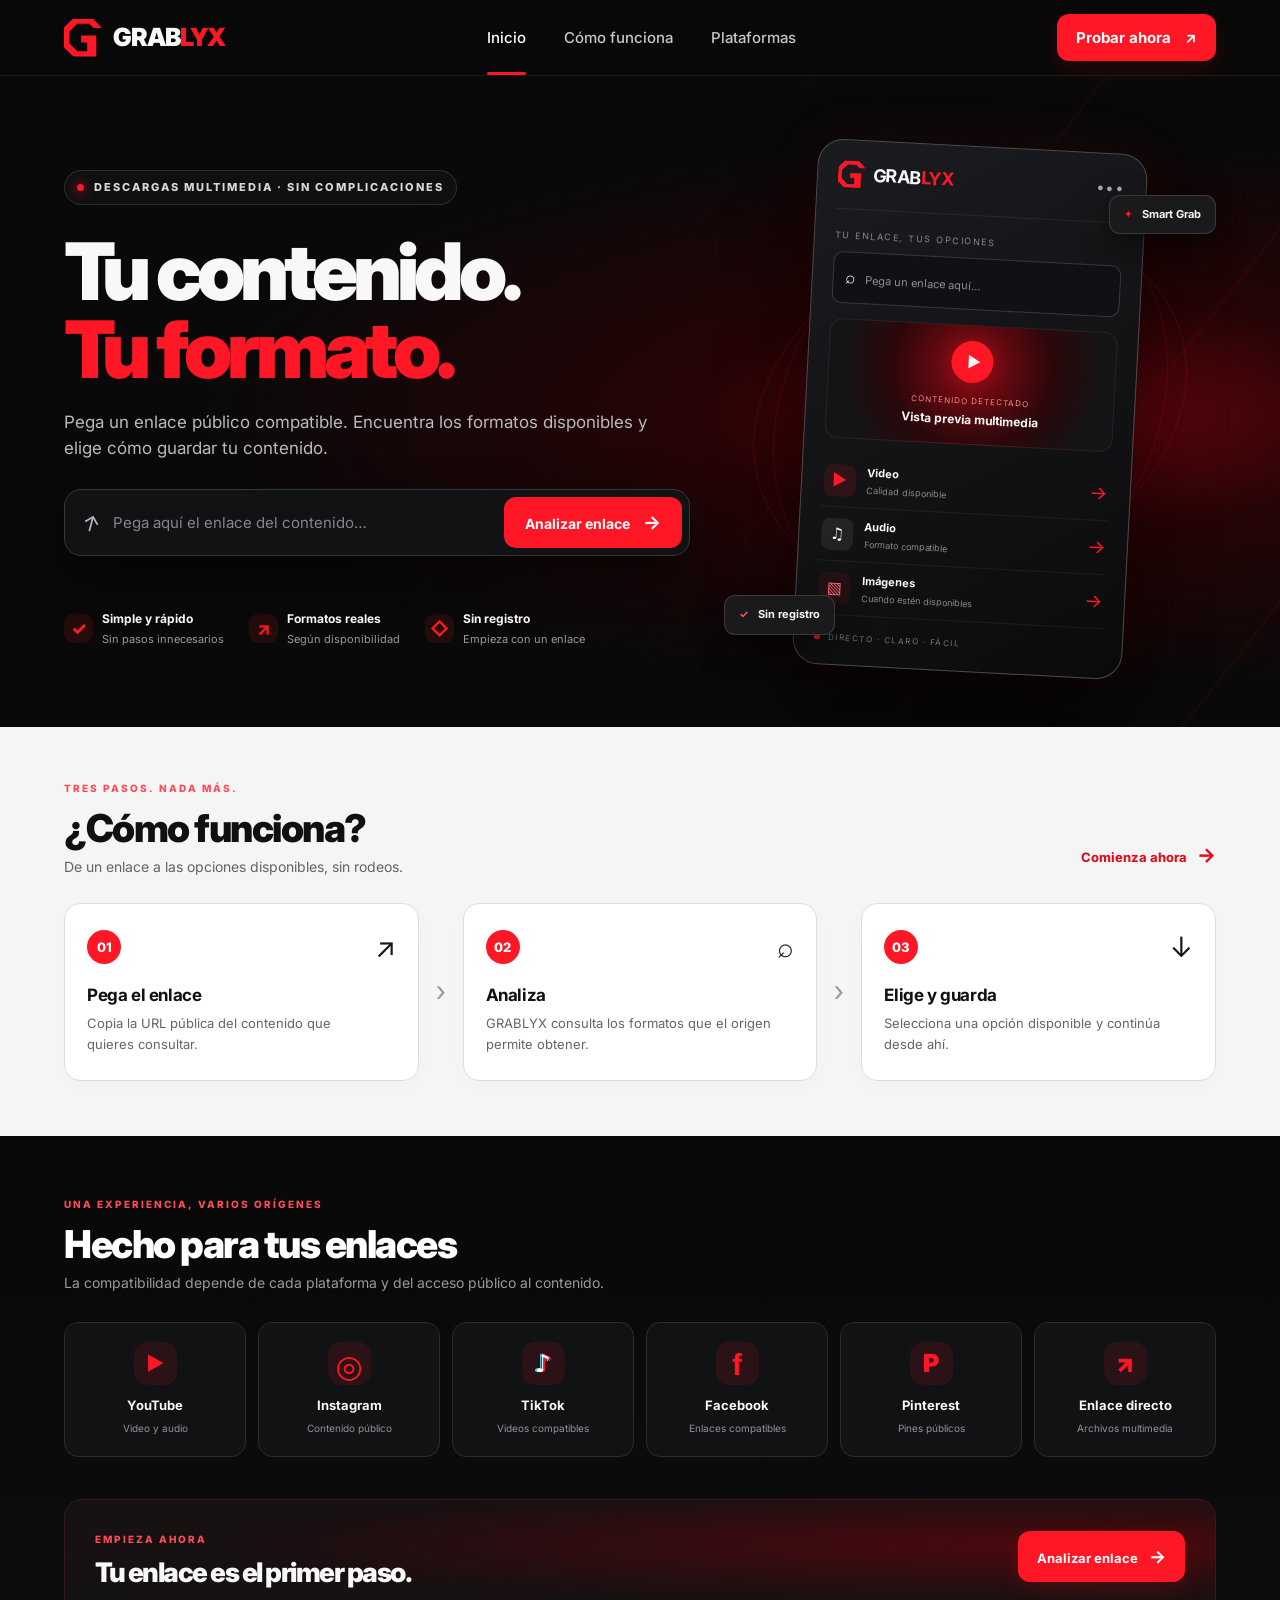
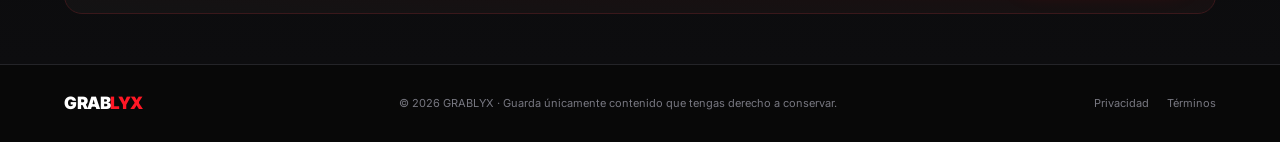
<file: index.html>
<!doctype html>
<html lang="es">
<head>
<meta charset="utf-8"><meta name="viewport" content="width=device-width,initial-scale=1"><meta name="theme-color" content="#080808">
<title>GRABLYX — Descargas multimedia simples y rápidas</title><meta name="description" content="Pega un enlace público compatible y consulta los formatos multimedia disponibles con GRABLYX.">
<link rel="preconnect" href="https://fonts.googleapis.com"><link rel="preconnect" href="https://fonts.gstatic.com" crossorigin><link href="https://fonts.googleapis.com/css2?family=Inter:wght@400;500;600;700;800;900&display=swap" rel="stylesheet"><link rel="stylesheet" href="styles.css?v=20261011-red">
</head><body>
<header class="site-header"><a class="brand" href="#inicio"><span class="brand-mark">G</span><span>GRAB<span class="brand-red">LYX</span></span></a><nav aria-label="Navegación"><a class="active" href="#inicio">Inicio</a><a href="#como">Cómo funciona</a><a href="#plataformas">Plataformas</a></nav><a class="header-cta" href="#descargar">Probar ahora <span>↗</span></a></header>
<main><section class="hero" id="inicio"><div class="hero-copy"><div class="eyebrow"><span class="live-dot"></span> DESCARGAS MULTIMEDIA · SIN COMPLICACIONES</div><h1>Tu contenido.<br><span>Tu formato.</span></h1><p class="lead">Pega un enlace público compatible. Encuentra los formatos disponibles y elige cómo guardar tu contenido.</p>
<form id="grab" class="grab-form"><div class="input-wrap"><span class="link-icon" aria-hidden="true">↗</span><input id="url" type="url" placeholder="Pega aquí el enlace del contenido…" aria-label="Enlace del contenido" required></div><button type="submit">Analizar enlace <span>→</span></button></form><p id="status" class="status" aria-live="polite"></p><section id="result" class="result" hidden aria-live="polite"></section>
<div class="trust-row"><div><span class="trust-icon">✓</span><span><b>Simple y rápido</b><small>Sin pasos innecesarios</small></span></div><div><span class="trust-icon">↗</span><span><b>Formatos reales</b><small>Según disponibilidad</small></span></div><div><span class="trust-icon">◇</span><span><b>Sin registro</b><small>Empieza con un enlace</small></span></div></div></div>
<div class="hero-visual" aria-label="Vista previa de GRABLYX"><div class="visual-orbit orbit-one"></div><div class="visual-orbit orbit-two"></div><div class="app-card"><div class="app-top"><span class="mini-mark">G</span><b>GRAB<span>LYX</span></b><span class="menu-dots">•••</span></div><div class="app-caption">TU ENLACE, TUS OPCIONES</div><div class="mock-input"><span>⌕</span> Pega un enlace aquí…</div><div class="media-preview"><div class="play-symbol">▶</div><div><small>CONTENIDO DETECTADO</small><b>Vista previa multimedia</b></div></div><div class="format-row"><span class="format-icon">▶</span><span><b>Video</b><small>Calidad disponible</small></span><span class="format-arrow">→</span></div><div class="format-row"><span class="format-icon audio">♫</span><span><b>Audio</b><small>Formato compatible</small></span><span class="format-arrow">→</span></div><div class="format-row"><span class="format-icon image">▧</span><span><b>Imágenes</b><small>Cuando estén disponibles</small></span><span class="format-arrow">→</span></div><div class="app-foot"><span></span> DIRECTO · CLARO · FÁCIL</div></div><div class="floating-tag tag-top"><span>✦</span> Smart Grab</div><div class="floating-tag tag-bottom"><span class="red-check">✓</span> Sin registro</div></div></section>
<section class="how-section" id="como"><div class="section-heading"><div><span class="section-kicker">TRES PASOS. NADA MÁS.</span><h2>¿Cómo funciona?</h2><p>De un enlace a las opciones disponibles, sin rodeos.</p></div><a class="text-link" href="#descargar">Comienza ahora <span>→</span></a></div><div class="steps"><article class="step-card"><div class="step-head"><span class="step-number">01</span><span class="step-icon">↗</span></div><h3>Pega el enlace</h3><p>Copia la URL pública del contenido que quieres consultar.</p></article><span class="step-chevron">›</span><article class="step-card"><div class="step-head"><span class="step-number">02</span><span class="step-icon">⌕</span></div><h3>Analiza</h3><p>GRABLYX consulta los formatos que el origen permite obtener.</p></article><span class="step-chevron">›</span><article class="step-card"><div class="step-head"><span class="step-number">03</span><span class="step-icon">↓</span></div><h3>Elige y guarda</h3><p>Selecciona una opción disponible y continúa desde ahí.</p></article></div></section>
<section class="platform-section" id="plataformas"><div class="section-heading"><div><span class="section-kicker">UNA EXPERIENCIA, VARIOS ORÍGENES</span><h2>Hecho para tus enlaces</h2><p>La compatibilidad depende de cada plataforma y del acceso público al contenido.</p></div></div><div class="platform-grid"><div class="platform-tile"><span class="platform-logo youtube">▶</span><b>YouTube</b><small>Video y audio</small></div><div class="platform-tile"><span class="platform-logo instagram">◎</span><b>Instagram</b><small>Contenido público</small></div><div class="platform-tile"><span class="platform-logo tiktok">♪</span><b>TikTok</b><small>Videos compatibles</small></div><div class="platform-tile"><span class="platform-logo facebook">f</span><b>Facebook</b><small>Enlaces compatibles</small></div><div class="platform-tile"><span class="platform-logo pinterest">P</span><b>Pinterest</b><small>Pines públicos</small></div><div class="platform-tile"><span class="platform-logo direct">↗</span><b>Enlace directo</b><small>Archivos multimedia</small></div></div><div class="bottom-banner" id="descargar"><div><span class="section-kicker">EMPIEZA AHORA</span><h2>Tu enlace es el primer paso.</h2></div><a href="#inicio" class="banner-button">Analizar enlace <span>→</span></a></div></section></main>
<footer><a class="footer-brand" href="#inicio">GRAB<span>LYX</span></a><p>© 2026 GRABLYX · Guarda únicamente contenido que tengas derecho a conservar.</p><div><a href="privacy.html">Privacidad</a><a href="terms.html">Términos</a></div></footer><script src="app.js?v=20260929-fbfix1"></script></body></html>
</file>
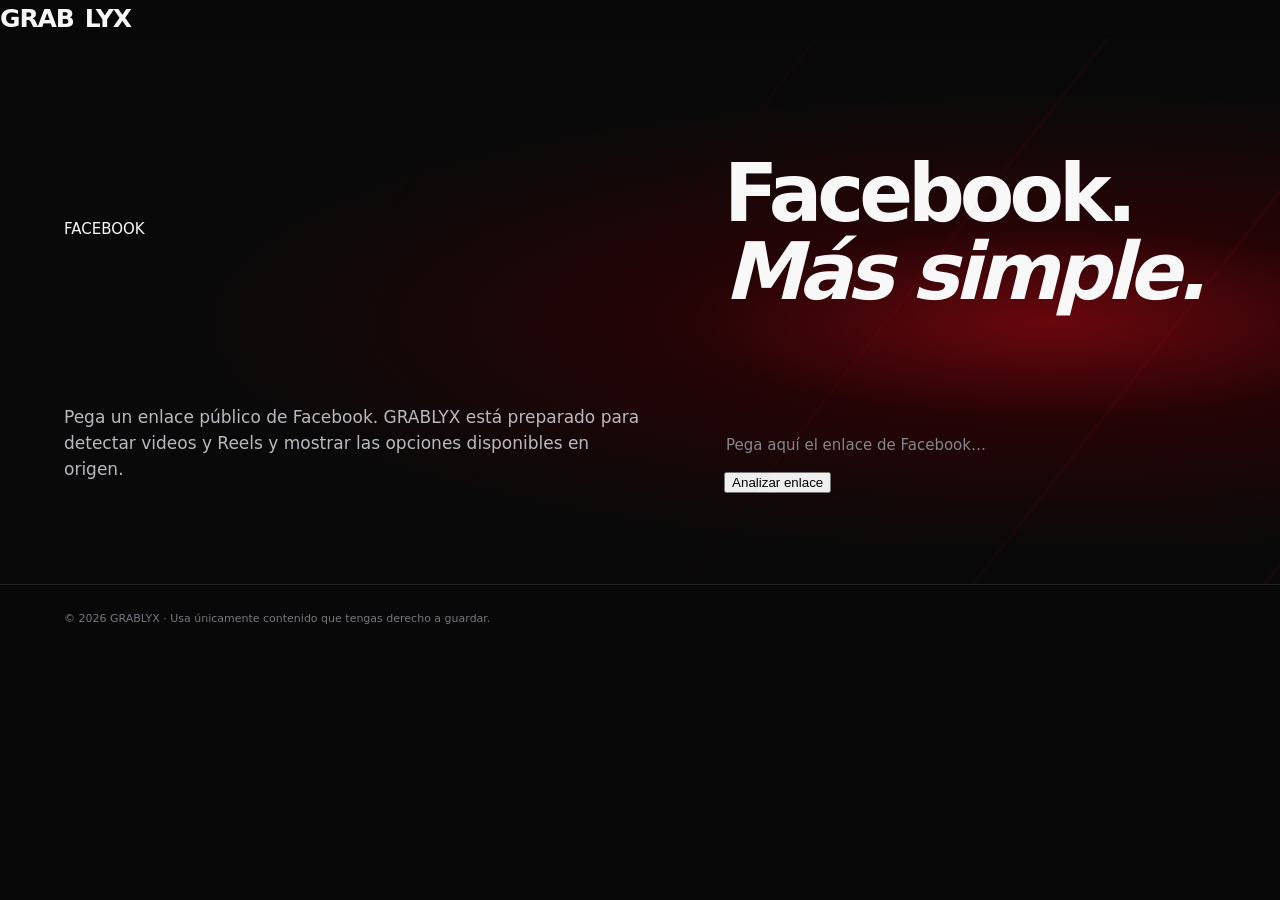
<file: descargar-videos-facebook/index.html>
<!doctype html><html lang="es"><head><meta charset="utf-8"><meta name="viewport" content="width=device-width,initial-scale=1"><title>Descargar videos de Facebook · GRABLYX</title><meta name="description" content="Analiza enlaces públicos de Facebook y consulta las opciones multimedia disponibles con GRABLYX."><link rel="stylesheet" href="../styles.css"></head><body><header><a class="brand" href="/grablyx/">GRAB<span>LYX</span></a></header><main><section class="hero"><div class="badge">FACEBOOK</div><h1>Facebook.<br><em>Más simple.</em></h1><p class="lead">Pega un enlace público de Facebook. GRABLYX está preparado para detectar videos y Reels y mostrar las opciones disponibles en origen.</p><form action="/grablyx/" method="get"><input name="url" type="url" placeholder="Pega aquí el enlace de Facebook…" required><button>Analizar enlace</button></form></section></main><footer>© 2026 GRABLYX · Usa únicamente contenido que tengas derecho a guardar.</footer></body></html>
</file>
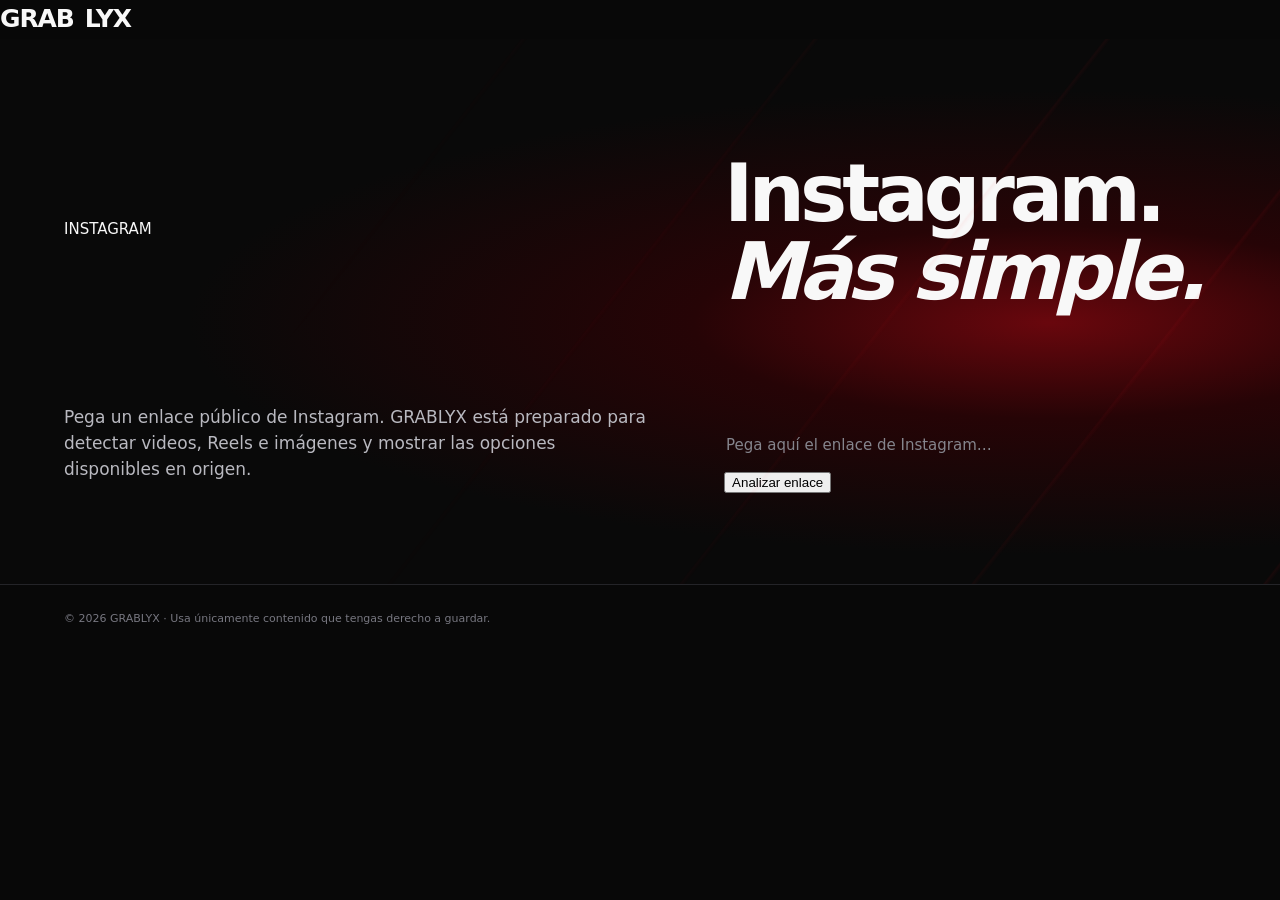
<file: descargar-videos-instagram/index.html>
<!doctype html><html lang="es"><head><meta charset="utf-8"><meta name="viewport" content="width=device-width,initial-scale=1"><title>Descargar videos de Instagram · GRABLYX</title><meta name="description" content="Analiza enlaces públicos de Instagram y consulta las opciones multimedia disponibles con GRABLYX."><link rel="stylesheet" href="../styles.css"></head><body><header><a class="brand" href="/grablyx/">GRAB<span>LYX</span></a></header><main><section class="hero"><div class="badge">INSTAGRAM</div><h1>Instagram.<br><em>Más simple.</em></h1><p class="lead">Pega un enlace público de Instagram. GRABLYX está preparado para detectar videos, Reels e imágenes y mostrar las opciones disponibles en origen.</p><form action="/grablyx/" method="get"><input name="url" type="url" placeholder="Pega aquí el enlace de Instagram…" required><button>Analizar enlace</button></form></section></main><footer>© 2026 GRABLYX · Usa únicamente contenido que tengas derecho a guardar.</footer></body></html>
</file>
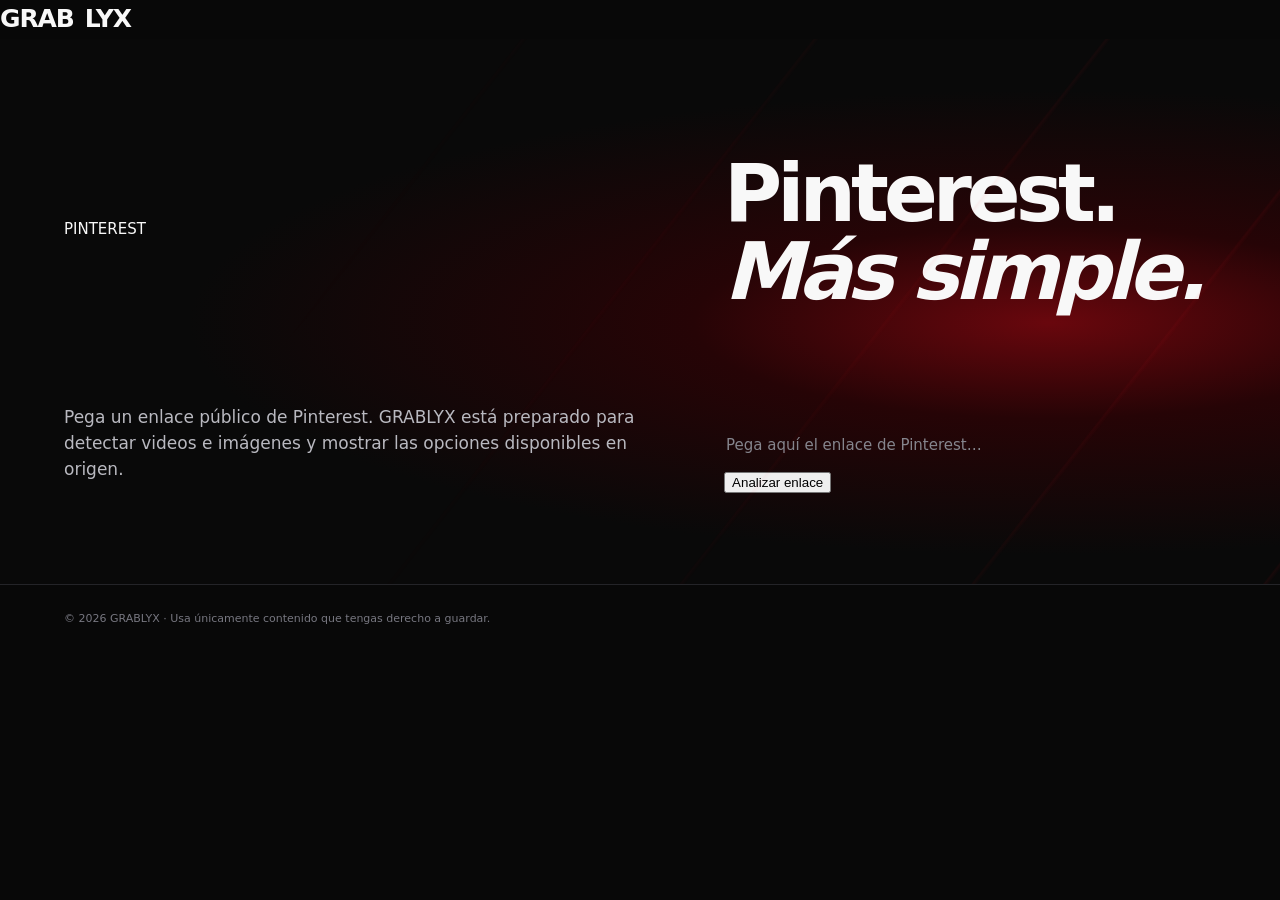
<file: descargar-videos-pinterest/index.html>
<!doctype html><html lang="es"><head><meta charset="utf-8"><meta name="viewport" content="width=device-width,initial-scale=1"><title>Descargar contenido de Pinterest · GRABLYX</title><meta name="description" content="Analiza enlaces públicos de Pinterest y consulta las opciones multimedia disponibles con GRABLYX."><link rel="stylesheet" href="../styles.css"></head><body><header><a class="brand" href="/grablyx/">GRAB<span>LYX</span></a></header><main><section class="hero"><div class="badge">PINTEREST</div><h1>Pinterest.<br><em>Más simple.</em></h1><p class="lead">Pega un enlace público de Pinterest. GRABLYX está preparado para detectar videos e imágenes y mostrar las opciones disponibles en origen.</p><form action="/grablyx/" method="get"><input name="url" type="url" placeholder="Pega aquí el enlace de Pinterest…" required><button>Analizar enlace</button></form></section></main><footer>© 2026 GRABLYX · Usa únicamente contenido que tengas derecho a guardar.</footer></body></html>
</file>
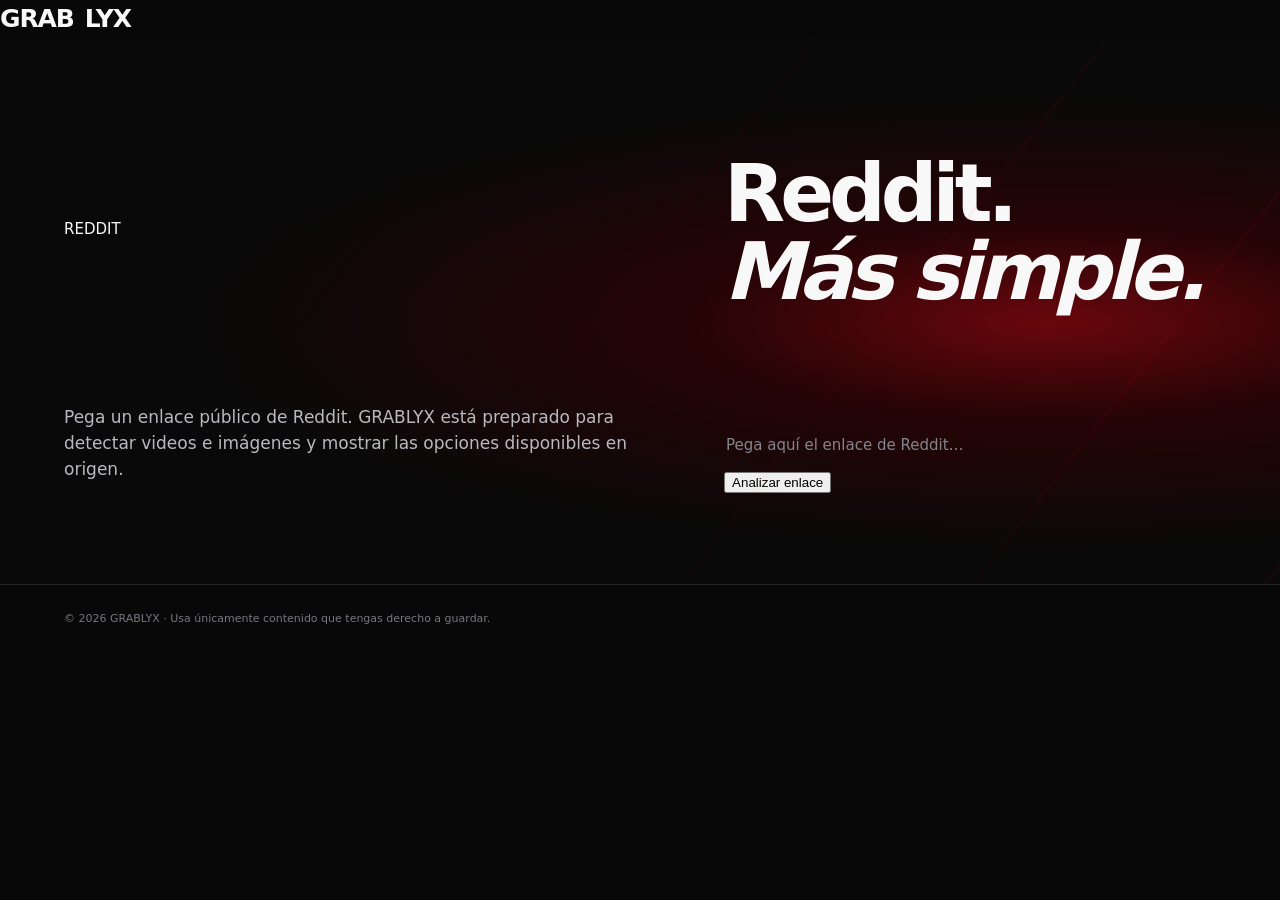
<file: descargar-videos-reddit/index.html>
<!doctype html><html lang="es"><head><meta charset="utf-8"><meta name="viewport" content="width=device-width,initial-scale=1"><title>Descargar contenido de Reddit · GRABLYX</title><meta name="description" content="Analiza enlaces públicos de Reddit y consulta las opciones multimedia disponibles con GRABLYX."><link rel="stylesheet" href="../styles.css"></head><body><header><a class="brand" href="/grablyx/">GRAB<span>LYX</span></a></header><main><section class="hero"><div class="badge">REDDIT</div><h1>Reddit.<br><em>Más simple.</em></h1><p class="lead">Pega un enlace público de Reddit. GRABLYX está preparado para detectar videos e imágenes y mostrar las opciones disponibles en origen.</p><form action="/grablyx/" method="get"><input name="url" type="url" placeholder="Pega aquí el enlace de Reddit…" required><button>Analizar enlace</button></form></section></main><footer>© 2026 GRABLYX · Usa únicamente contenido que tengas derecho a guardar.</footer></body></html>
</file>
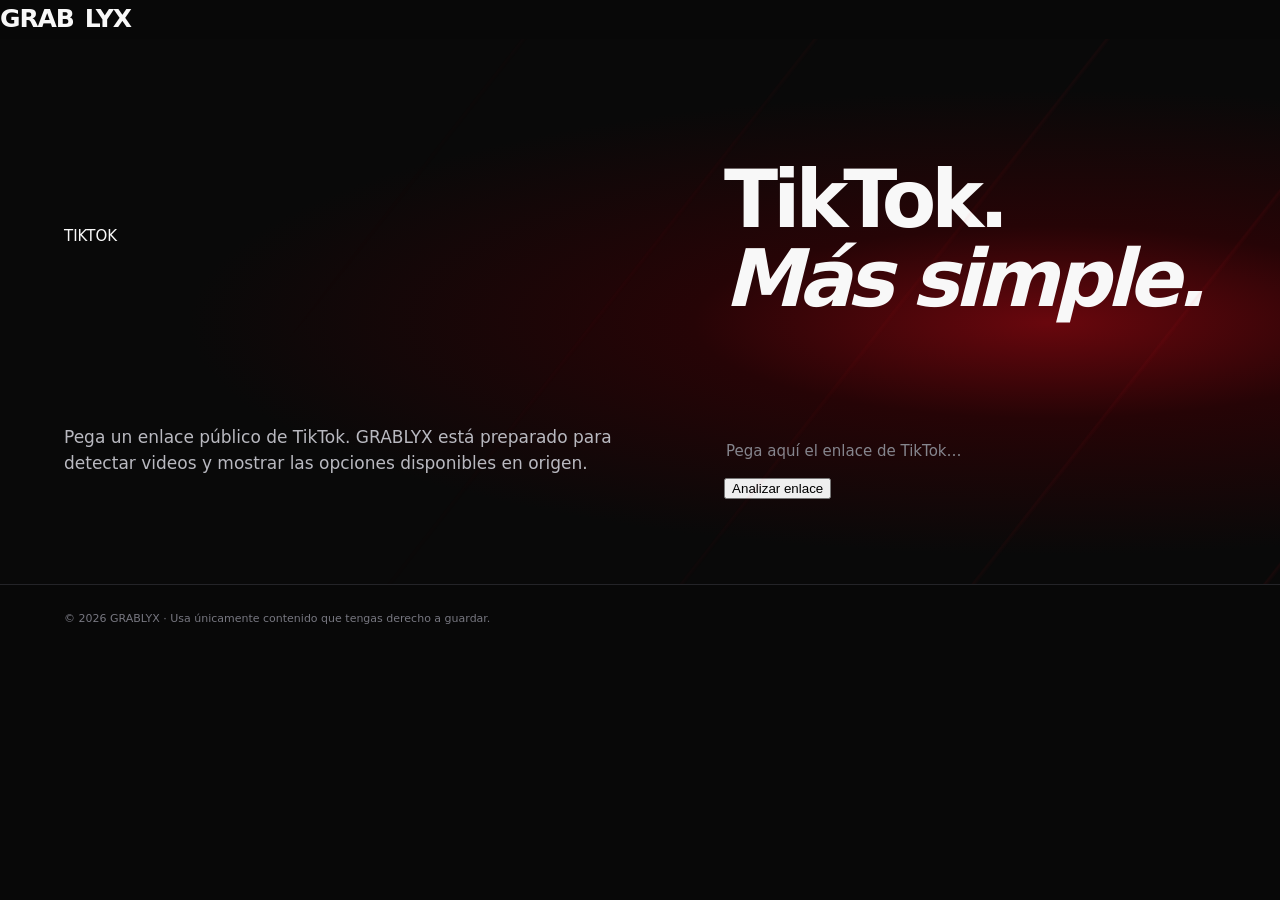
<file: descargar-videos-tiktok/index.html>
<!doctype html><html lang="es"><head><meta charset="utf-8"><meta name="viewport" content="width=device-width,initial-scale=1"><title>Descargar contenido de TikTok · GRABLYX</title><meta name="description" content="Analiza enlaces públicos de TikTok y consulta las opciones multimedia disponibles con GRABLYX."><link rel="stylesheet" href="../styles.css"></head><body><header><a class="brand" href="/grablyx/">GRAB<span>LYX</span></a></header><main><section class="hero"><div class="badge">TIKTOK</div><h1>TikTok.<br><em>Más simple.</em></h1><p class="lead">Pega un enlace público de TikTok. GRABLYX está preparado para detectar videos y mostrar las opciones disponibles en origen.</p><form action="/grablyx/" method="get"><input name="url" type="url" placeholder="Pega aquí el enlace de TikTok…" required><button>Analizar enlace</button></form></section></main><footer>© 2026 GRABLYX · Usa únicamente contenido que tengas derecho a guardar.</footer></body></html>
</file>
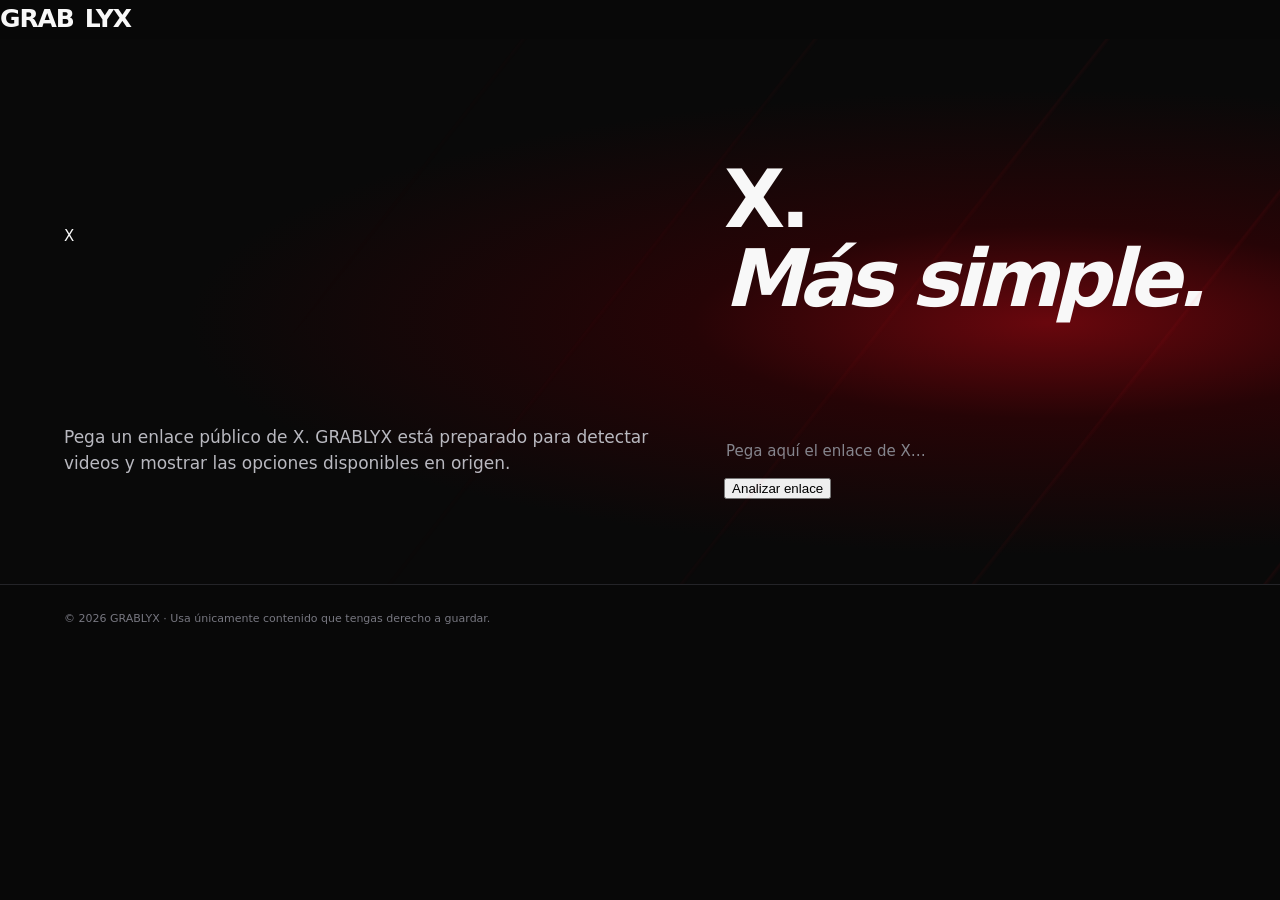
<file: descargar-videos-x/index.html>
<!doctype html><html lang="es"><head><meta charset="utf-8"><meta name="viewport" content="width=device-width,initial-scale=1"><title>Descargar contenido de X · GRABLYX</title><meta name="description" content="Analiza enlaces públicos de X y consulta las opciones multimedia disponibles con GRABLYX."><link rel="stylesheet" href="../styles.css"></head><body><header><a class="brand" href="/grablyx/">GRAB<span>LYX</span></a></header><main><section class="hero"><div class="badge">X</div><h1>X.<br><em>Más simple.</em></h1><p class="lead">Pega un enlace público de X. GRABLYX está preparado para detectar videos y mostrar las opciones disponibles en origen.</p><form action="/grablyx/" method="get"><input name="url" type="url" placeholder="Pega aquí el enlace de X…" required><button>Analizar enlace</button></form></section></main><footer>© 2026 GRABLYX · Usa únicamente contenido que tengas derecho a guardar.</footer></body></html>
</file>
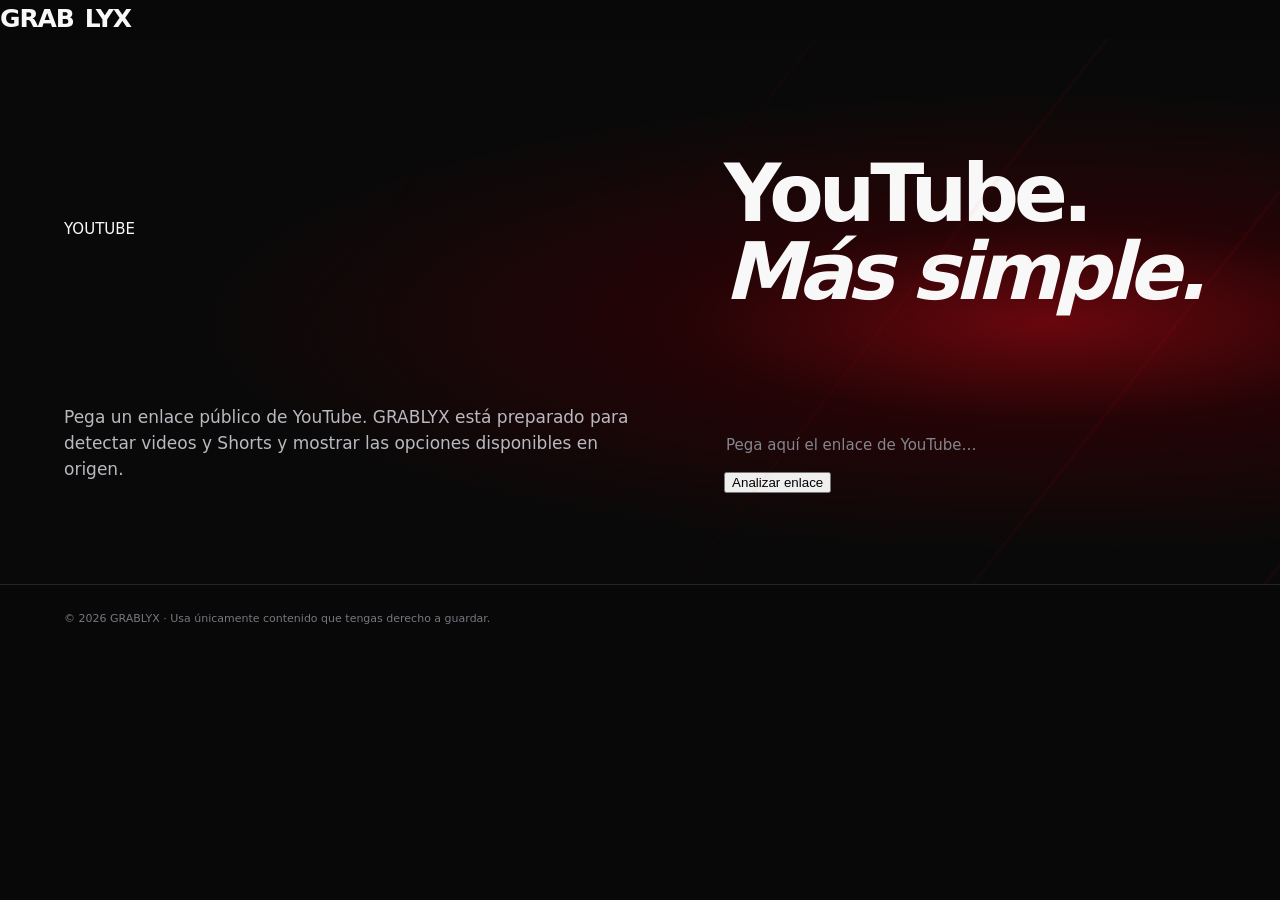
<file: descargar-videos-youtube/index.html>
<!doctype html><html lang="es"><head><meta charset="utf-8"><meta name="viewport" content="width=device-width,initial-scale=1"><title>Descargar videos de YouTube · GRABLYX</title><meta name="description" content="Analiza enlaces públicos de YouTube y consulta las opciones multimedia disponibles con GRABLYX."><link rel="stylesheet" href="../styles.css"></head><body><header><a class="brand" href="/grablyx/">GRAB<span>LYX</span></a></header><main><section class="hero"><div class="badge">YOUTUBE</div><h1>YouTube.<br><em>Más simple.</em></h1><p class="lead">Pega un enlace público de YouTube. GRABLYX está preparado para detectar videos y Shorts y mostrar las opciones disponibles en origen.</p><form action="/grablyx/" method="get"><input name="url" type="url" placeholder="Pega aquí el enlace de YouTube…" required><button>Analizar enlace</button></form></section></main><footer>© 2026 GRABLYX · Usa únicamente contenido que tengas derecho a guardar.</footer></body></html>
</file>
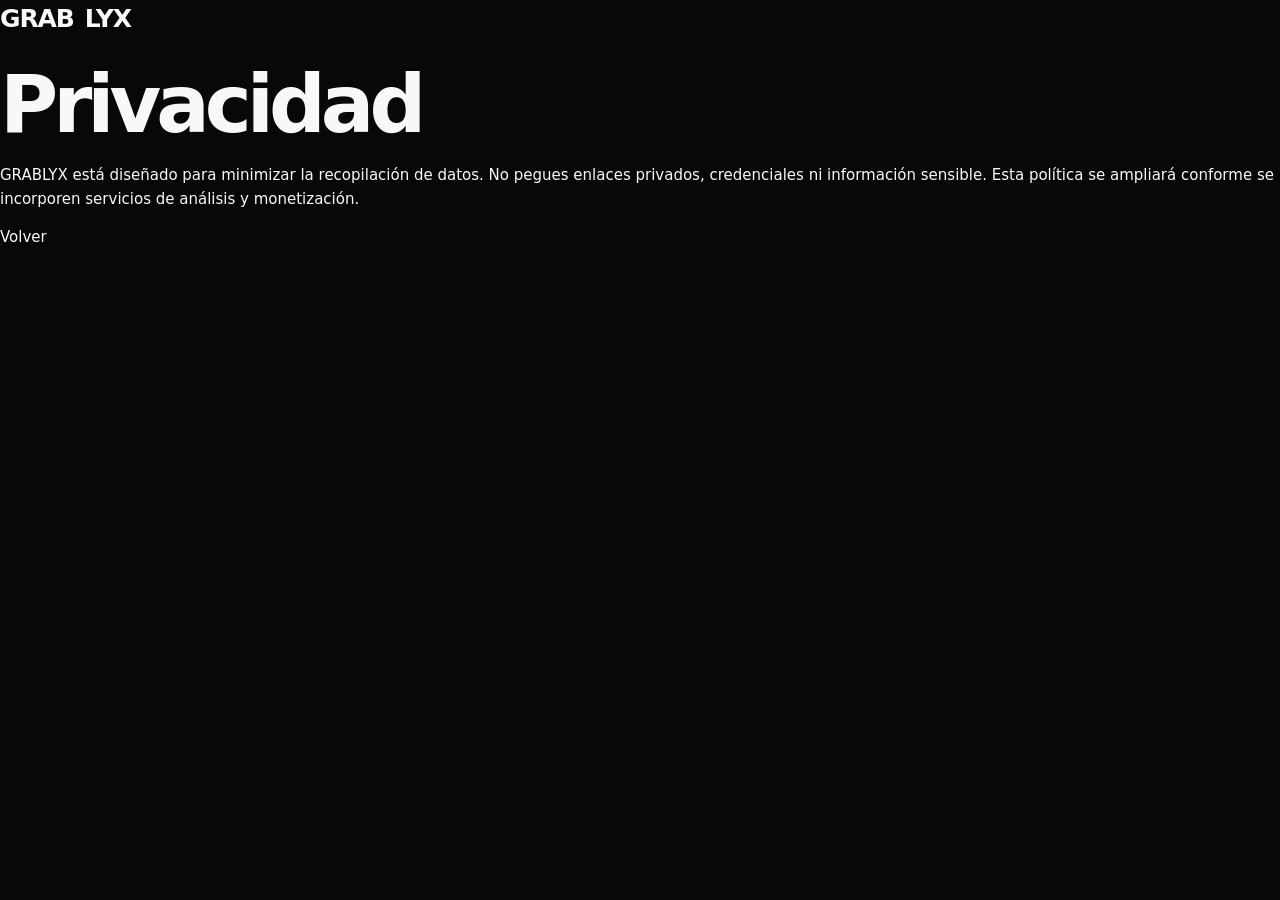
<file: privacy.html>
<!doctype html><html lang="es"><head><meta charset="utf-8"><meta name="viewport" content="width=device-width,initial-scale=1"><title>Privacidad · GRABLYX</title><link rel="stylesheet" href="styles.css"></head><body><header><a class="brand" href="/grablyx/">GRAB<span>LYX</span></a></header><main class="panel"><h1>Privacidad</h1><p>GRABLYX está diseñado para minimizar la recopilación de datos. No pegues enlaces privados, credenciales ni información sensible. Esta política se ampliará conforme se incorporen servicios de análisis y monetización.</p><p><a href="/grablyx/">Volver</a></p></main></body></html>
</file>
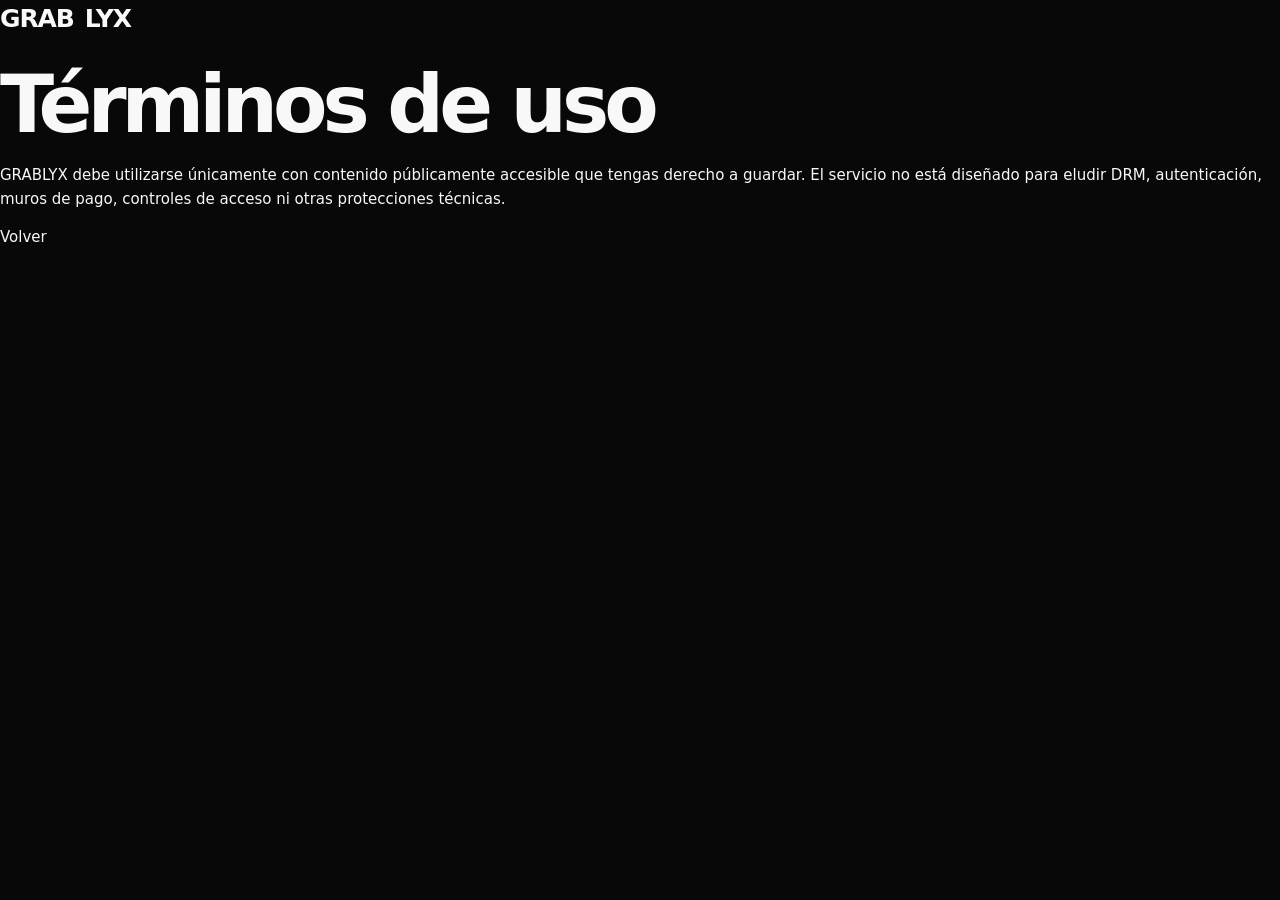
<file: terms.html>
<!doctype html><html lang="es"><head><meta charset="utf-8"><meta name="viewport" content="width=device-width,initial-scale=1"><title>Términos · GRABLYX</title><link rel="stylesheet" href="styles.css"></head><body><header><a class="brand" href="/grablyx/">GRAB<span>LYX</span></a></header><main class="panel"><h1>Términos de uso</h1><p>GRABLYX debe utilizarse únicamente con contenido públicamente accesible que tengas derecho a guardar. El servicio no está diseñado para eludir DRM, autenticación, muros de pago, controles de acceso ni otras protecciones técnicas.</p><p><a href="/grablyx/">Volver</a></p></main></body></html>
</file>
<file: styles.css>
:root{--bg:#080808;--panel:#111214;--text:#f8f8f8;--muted:#a1a1aa;--red:#ff1725;--line:#292a2e}*{box-sizing:border-box}html{scroll-behavior:smooth;scroll-padding-top:90px}body{margin:0;background:var(--bg);color:var(--text);font:15px/1.55 Inter,system-ui,sans-serif}a{color:inherit;text-decoration:none}.site-header{height:76px;max-width:1440px;margin:auto;padding:0 5%;display:flex;align-items:center;justify-content:space-between;border-bottom:1px solid #ffffff13;position:relative;z-index:5;background:#080808}.brand{display:flex;align-items:center;gap:11px;font-size:25px;font-weight:900;letter-spacing:-1.1px}.brand-mark,.mini-mark{display:grid;place-items:center;color:white;background:var(--red);font-weight:900;clip-path:polygon(24% 0,76% 0,100% 25%,78% 25%,66% 14%,35% 14%,14% 35%,14% 65%,35% 86%,61% 86%,61% 63%,45% 63%,45% 45%,85% 45%,85% 100%,25% 100%,0 76%,0 24%);width:38px;height:38px;font-size:0}.brand-red,.footer-brand span{color:var(--red)}nav{display:flex;gap:38px;height:100%;align-items:center}nav a{height:100%;display:flex;align-items:center;color:#c7c7cb;position:relative;font-weight:500}nav a:hover,nav a.active{color:white}nav a.active:after{content:"";position:absolute;height:3px;background:var(--red);bottom:0;left:0;right:0;border-radius:4px}.header-cta,.banner-button{background:var(--red);color:white;padding:12px 19px;border-radius:12px;font-weight:700;box-shadow:0 8px 25px #ff172522;transition:transform .2s,background .2s}.header-cta:hover,.banner-button:hover,.grab-form button:hover{background:#e40e1c;transform:translateY(-1px)}.header-cta span{padding-left:10px}.hero{min-height:545px;max-width:1440px;margin:auto;padding:70px 5% 55px;display:grid;grid-template-columns:1.12fr .88fr;align-items:center;gap:34px;position:relative;overflow:hidden;background:radial-gradient(ellipse at 82% 52%,#69070d 0,#260406 24%,#090909 58%)}.hero:after{content:"";position:absolute;inset:0;pointer-events:none;background:repeating-linear-gradient(128deg,transparent 0 180px,#ff172510 182px,#ff172500 186px,transparent 230px);mask-image:linear-gradient(90deg,transparent 20%,black 100%)}.hero-copy,.hero-visual{position:relative;z-index:1}.eyebrow,.section-kicker{font-size:11px;letter-spacing:2px;font-weight:800;color:#ff4b55}.eyebrow{display:inline-flex;align-items:center;gap:10px;border:1px solid #ffffff20;background:#ffffff08;padding:8px 12px;border-radius:999px;color:#d8d8db}.live-dot{height:7px;width:7px;border-radius:50%;background:var(--red);box-shadow:0 0 12px var(--red)}h1{font-size:clamp(52px,6.2vw,84px);line-height:.99;letter-spacing:-5px;margin:27px 0 20px;font-weight:900}h1 span{color:var(--red)}.lead{font-size:17px;max-width:590px;color:#b9b9c0;margin:0 0 27px}.grab-form{display:flex;gap:8px;max-width:680px;padding:7px;border:1px solid #36373b;border-radius:17px;background:#111214;box-shadow:0 18px 45px #0008}.input-wrap{display:flex;align-items:center;gap:12px;flex:1;min-width:0;padding-left:10px}.link-icon{font-size:22px;color:#b8b8bf;transform:rotate(-30deg)}input{width:100%;min-width:0;background:transparent;border:0;outline:0;color:white;padding:14px 2px;font:inherit}input::placeholder{color:#85858d}.grab-form button{border:0;border-radius:12px;background:var(--red);color:white;font:700 14px Inter,system-ui,sans-serif;padding:0 21px;cursor:pointer;white-space:nowrap;transition:.2s}.grab-form button span{padding-left:10px;font-size:19px}.grab-form button:disabled{opacity:.65;cursor:wait}.status{min-height:23px;margin:8px 4px;color:#d2d2d7;font-size:13px}.trust-row{display:flex;gap:25px;flex-wrap:wrap;margin-top:23px}.trust-row>div{display:flex;align-items:center;gap:9px}.trust-icon{width:29px;height:29px;display:grid;place-items:center;border-radius:9px;background:#ff17251c;color:var(--red);font-size:18px;font-weight:800}.trust-row b,.trust-row small{display:block}.trust-row b{font-size:12px}.trust-row small{font-size:11px;color:#9999a1;margin-top:2px}.hero-visual{min-height:400px;display:flex;align-items:center;justify-content:center}.visual-orbit{position:absolute;border:1px solid #ff17252c;border-radius:50%;transform:rotate(-24deg)}.orbit-one{width:450px;height:340px}.orbit-two{width:365px;height:450px;transform:rotate(35deg)}.app-card{width:min(330px,86%);position:relative;z-index:1;background:linear-gradient(150deg,#1b1c20,#0b0b0c);border:1px solid #4a4a50;border-radius:26px;padding:20px;box-shadow:0 35px 80px #000b,0 0 60px #ff172516;transform:rotate(3deg)}.app-top{display:flex;align-items:center;gap:8px;padding-bottom:20px;border-bottom:1px solid #ffffff12}.mini-mark{width:27px;height:27px}.app-top>b{font-size:18px;letter-spacing:-.5px}.app-top>b span{color:var(--red)}.menu-dots{margin-left:auto;color:#aaa;letter-spacing:2px}.app-caption{font-size:9px;letter-spacing:1.5px;color:#888;margin:19px 0 9px}.mock-input{background:#101114;border:1px solid #37383d;border-radius:10px;padding:12px;color:#8f8f98;font-size:11px}.mock-input span{font-size:17px;padding-right:7px;color:white}.media-preview{height:120px;margin:15px 0;background:radial-gradient(circle at 50% 35%,#8c0c15,#2b070a 50%,#141416 80%);border:1px solid #ffffff12;border-radius:13px;display:flex;align-items:center;justify-content:center;flex-direction:column;gap:12px}.play-symbol{width:42px;height:42px;display:grid;place-items:center;background:var(--red);border-radius:50%;padding-left:3px;box-shadow:0 0 25px #ff17254d}.media-preview small,.media-preview b{display:block;text-align:center}.media-preview small{font-size:8px;letter-spacing:1px;color:#ff838a}.media-preview b{font-size:12px;margin-top:4px}.format-row{display:flex;align-items:center;gap:11px;padding:10px 2px;border-bottom:1px solid #ffffff10}.format-icon{width:32px;height:32px;display:grid;place-items:center;background:#ff17251e;color:var(--red);border-radius:9px;font-size:16px}.format-icon.audio{color:#f8f8f8;background:#ffffff12}.format-icon.image{color:#ff6973;background:#ff172514}.format-row b,.format-row small{display:block}.format-row b{font-size:11px}.format-row small{font-size:9px;color:#888;margin-top:2px}.format-arrow{margin-left:auto;color:var(--red);font-size:19px}.app-foot{display:flex;align-items:center;gap:8px;font-size:8px;letter-spacing:1.5px;color:#73737a;margin-top:16px}.app-foot span{width:6px;height:6px;background:var(--red);border-radius:50%}.floating-tag{position:absolute;z-index:2;background:#1a1a1d;border:1px solid #ffffff22;padding:10px 14px;border-radius:11px;box-shadow:0 12px 30px #0008;font-size:11px;font-weight:700}.floating-tag>span{color:var(--red);padding-right:6px}.tag-top{top:49px;right:0}.tag-bottom{bottom:37px;left:0}.red-check{color:#ff505a!important}.how-section{background:#f5f5f6;color:#101013;padding:48px 5% 55px}.section-heading{max-width:1300px;margin:0 auto 25px;display:flex;align-items:flex-end;justify-content:space-between;gap:20px}.section-kicker{font-size:10px}.section-heading h2,.bottom-banner h2{font-size:clamp(29px,3vw,39px);line-height:1.1;letter-spacing:-1.5px;margin:9px 0 7px;font-weight:850}.section-heading p{margin:0;color:#62626a;font-size:14px}.text-link{color:#e10c1a;font-weight:750;font-size:13px;padding-bottom:7px;white-space:nowrap}.text-link span{font-size:20px;padding-left:7px}.steps{max-width:1300px;margin:auto;display:grid;grid-template-columns:1fr 18px 1fr 18px 1fr;align-items:center;gap:13px}.step-card{background:#fff;border:1px solid #dedee2;border-radius:16px;padding:22px 22px 24px;min-height:178px;box-shadow:0 5px 20px #10101805}.step-head{display:flex;align-items:center;justify-content:space-between}.step-number{width:34px;height:34px;display:grid;place-items:center;background:var(--red);color:white;border-radius:50%;font-weight:800;font-size:13px}.step-icon{font-size:28px;color:#17171b}.step-card h3{font-size:17px;margin:13px 0 5px;letter-spacing:-.4px}.step-card p{font-size:13px;color:#64646c;margin:0;max-width:290px}.step-chevron{font-size:29px;color:#9a9aa2;text-align:center}.platform-section{padding:55px 5% 50px;max-width:1440px;margin:auto;background:linear-gradient(#080808,#0d0d0f)}.platform-section .section-heading{display:block}.platform-section .section-heading h2{color:white}.platform-section .section-heading p{color:#9999a1}.platform-grid{display:grid;grid-template-columns:repeat(6,1fr);gap:12px;max-width:1300px;margin:28px auto 42px}.platform-tile{background:#111214;border:1px solid #2b2b30;border-radius:14px;padding:19px 12px;display:flex;align-items:center;flex-direction:column;gap:6px;transition:border-color .2s,transform .2s}.platform-tile:hover{border-color:#ff1725;transform:translateY(-3px)}.platform-logo{width:43px;height:43px;display:grid;place-items:center;background:#ff17251c;color:var(--red);border-radius:13px;font-size:25px;font-weight:900}.platform-logo.youtube{font-size:19px}.platform-logo.instagram{font-size:31px}.platform-logo.tiktok{color:white;text-shadow:2px 0 #ff1725,-2px 0 #30d5f2}.platform-logo.facebook{font-family:Arial,sans-serif;font-size:30px}.platform-tile b{font-size:13px;margin-top:4px}.platform-tile small{font-size:10px;color:#92929a;text-align:center}.bottom-banner{max-width:1300px;margin:auto;padding:26px 30px;border:1px solid #3a181b;border-radius:18px;background:radial-gradient(ellipse at 85% 40%,#4a090f,#171011 60%,#131314);display:flex;align-items:center;justify-content:space-between;gap:20px}.bottom-banner h2{font-size:27px;margin-bottom:0}.banner-button{font-size:13px;white-space:nowrap}.banner-button span{font-size:18px;padding-left:8px}footer{border-top:1px solid #242428;padding:25px 5%;display:flex;align-items:center;justify-content:space-between;gap:20px;color:#777780;font-size:11px}.footer-brand{font-weight:900;font-size:17px;color:white;letter-spacing:-.5px}footer p{margin:0;text-align:center}footer>div{display:flex;gap:18px}footer a:hover{color:white}.result{max-width:680px;margin:12px 0 0;padding:20px;text-align:left;background:#111214;border:1px solid #38383d;border-radius:16px}.result h2{font-size:20px;margin:0 0 8px}.result p{color:#b4b4bc}.download-action{display:inline-block;background:var(--red);color:white;text-decoration:none;border-radius:9px;padding:11px 14px;margin:8px 8px 0 0;font-size:12px;font-weight:750}.download-action:hover{background:#df0d1b}@media(min-width:1500px){.hero{padding-top:82px;padding-bottom:70px}.hero-visual{min-height:440px}}@media(max-width:900px){.site-header{padding:0 4%}.brand{font-size:21px}nav{gap:18px}.header-cta{padding:10px 12px;font-size:12px}.hero{grid-template-columns:1fr .8fr;padding:55px 4%;gap:15px}h1{letter-spacing:-3px}.trust-row{gap:14px}.hero-visual{transform:scale(.9)}.platform-grid{grid-template-columns:repeat(3,1fr)}}@media(max-width:650px){.site-header{height:65px}.brand{font-size:20px}.brand-mark{width:31px;height:31px}.site-header nav{display:none}.header-cta{font-size:11px;padding:9px 11px}.hero{display:block;padding:48px 6% 35px;background:radial-gradient(ellipse at 85% 35%,#50080e,#090909 65%)}h1{font-size:clamp(51px,13vw,72px);letter-spacing:-3.5px;margin:23px 0 17px}.lead{font-size:15px}.grab-form{flex-direction:column;gap:5px;padding:7px;border-radius:14px}.input-wrap{min-height:48px}.grab-form button{min-height:49px}.trust-row{display:grid;grid-template-columns:1fr 1fr;gap:16px 9px}.hero-visual{min-height:380px;margin-top:16px;transform:none}.app-card{width:min(315px,82%)}.tag-top{right:0;top:25px}.tag-bottom{left:0;bottom:20px}.orbit-one{width:340px;height:280px}.orbit-two{width:280px;height:360px}.how-section{padding:40px 6%}.section-heading{align-items:flex-start;flex-direction:column;gap:12px}.section-heading h2{font-size:32px}.steps{grid-template-columns:1fr;gap:10px}.step-card{min-height:0;padding:20px}.step-chevron{display:none}.platform-section{padding:42px 6%}.platform-grid{grid-template-columns:repeat(2,1fr);gap:9px;margin:22px auto 30px}.platform-tile{padding:16px 8px}.bottom-banner{padding:22px;align-items:flex-start;flex-direction:column}.bottom-banner h2{font-size:25px}.banner-button{display:inline-block}footer{flex-direction:column;text-align:center;gap:12px;padding:23px 6%}footer p{max-width:310px}footer>div{gap:20px}.result{padding:16px}}@media(prefers-reduced-motion:reduce){html{scroll-behavior:auto}*,*:before,*:after{transition:none!important;animation:none!important}}
</file>
